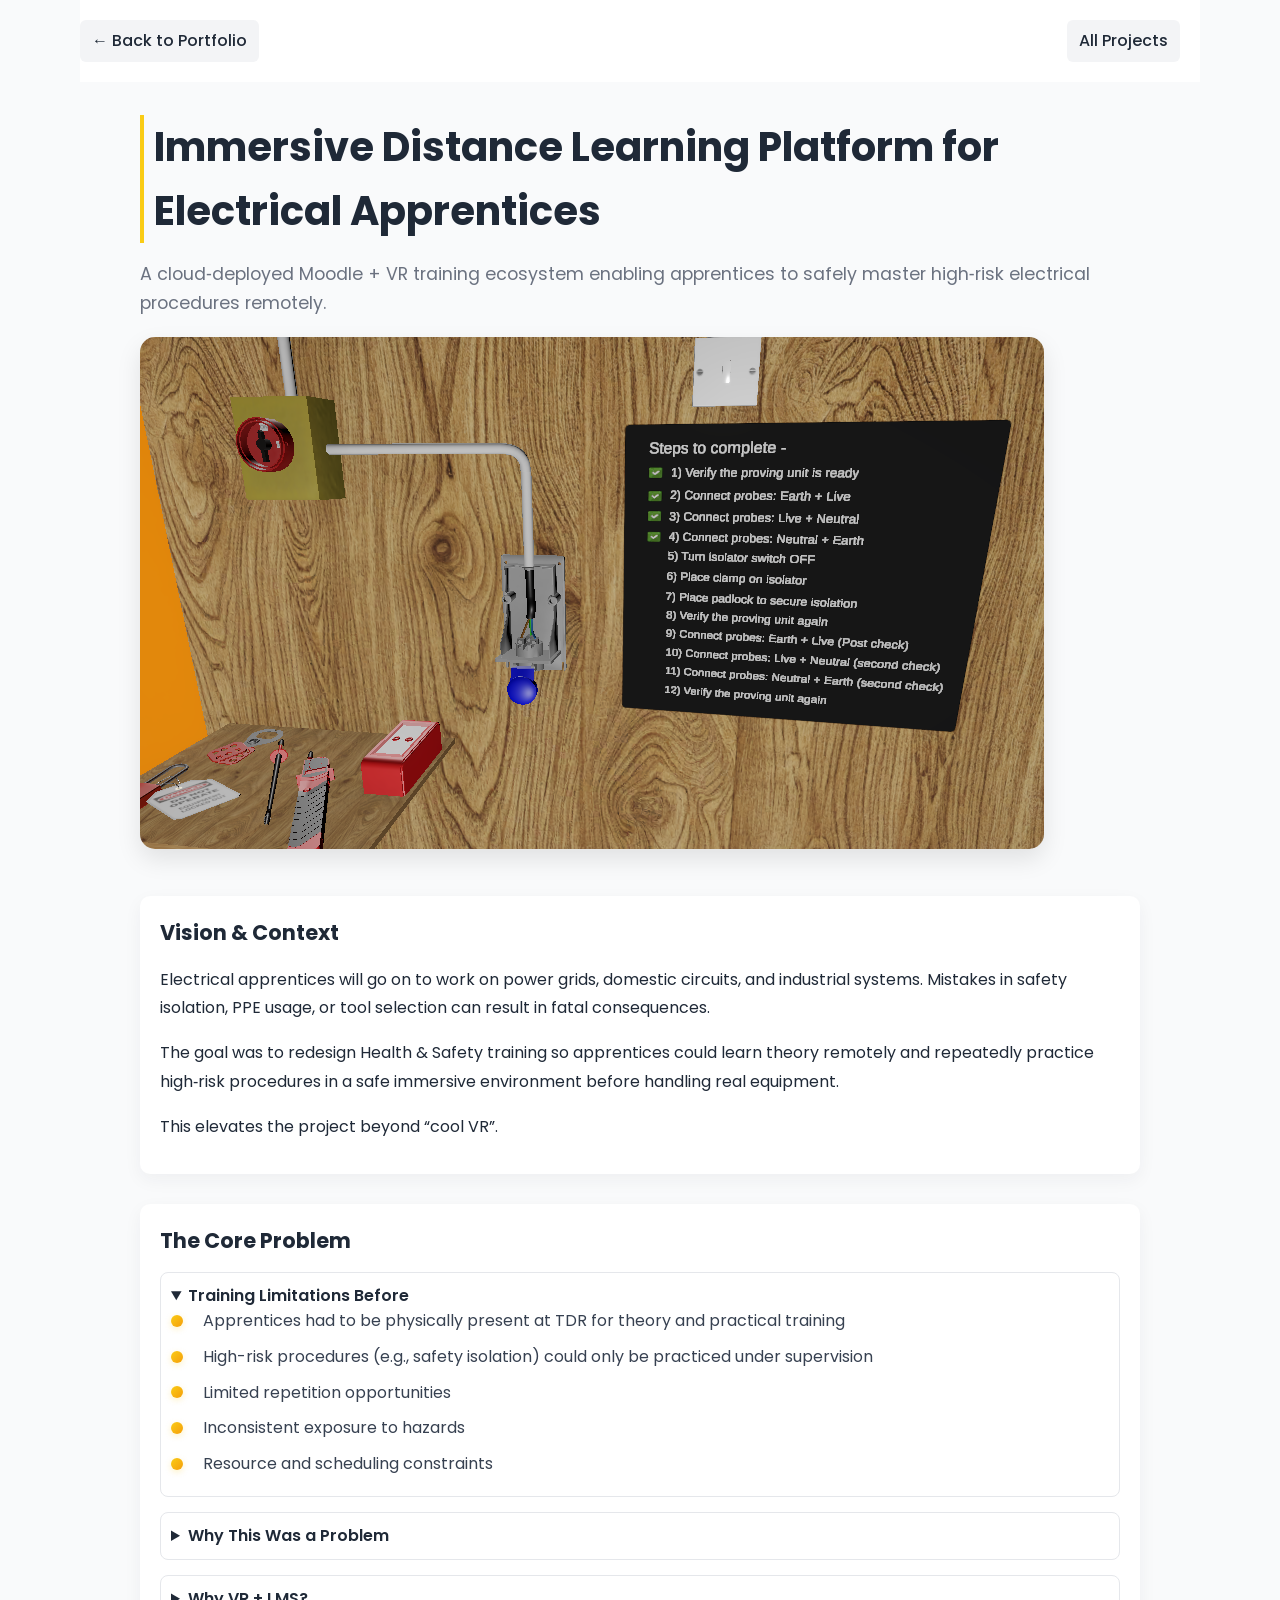
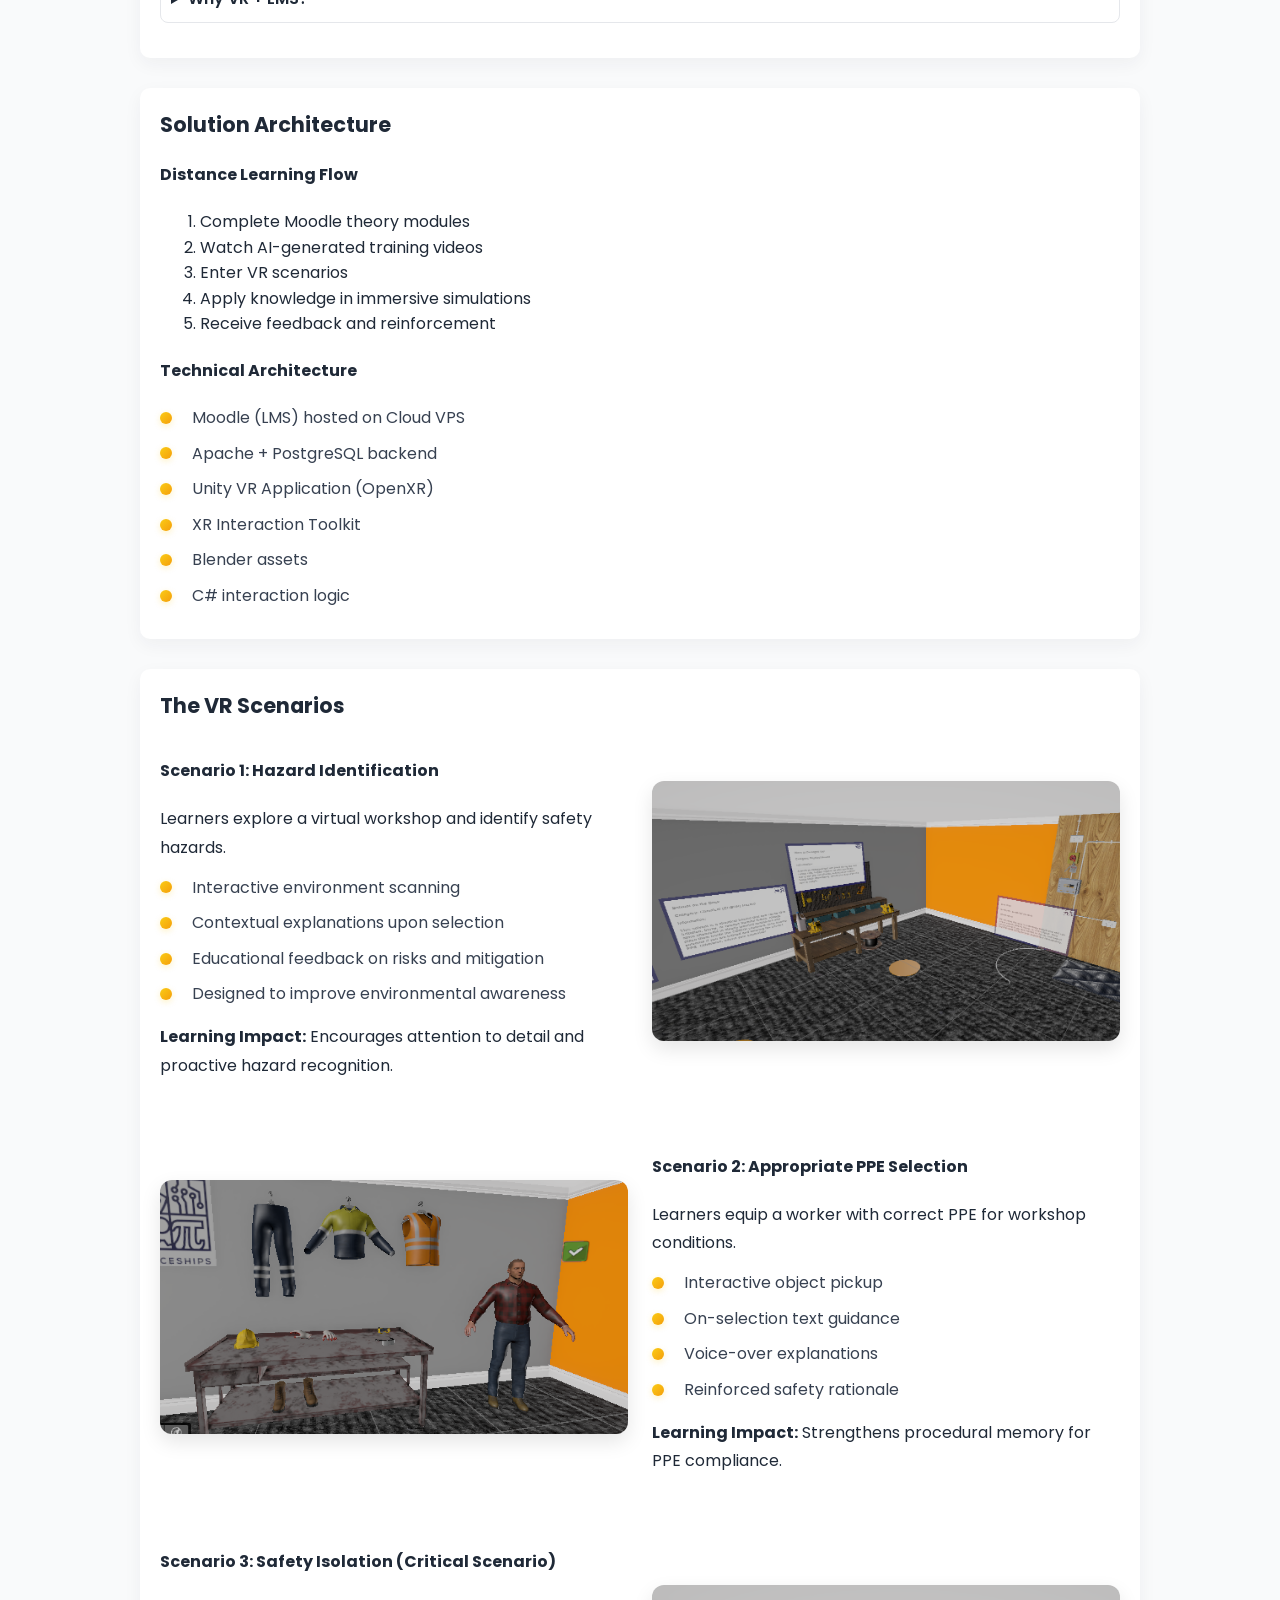
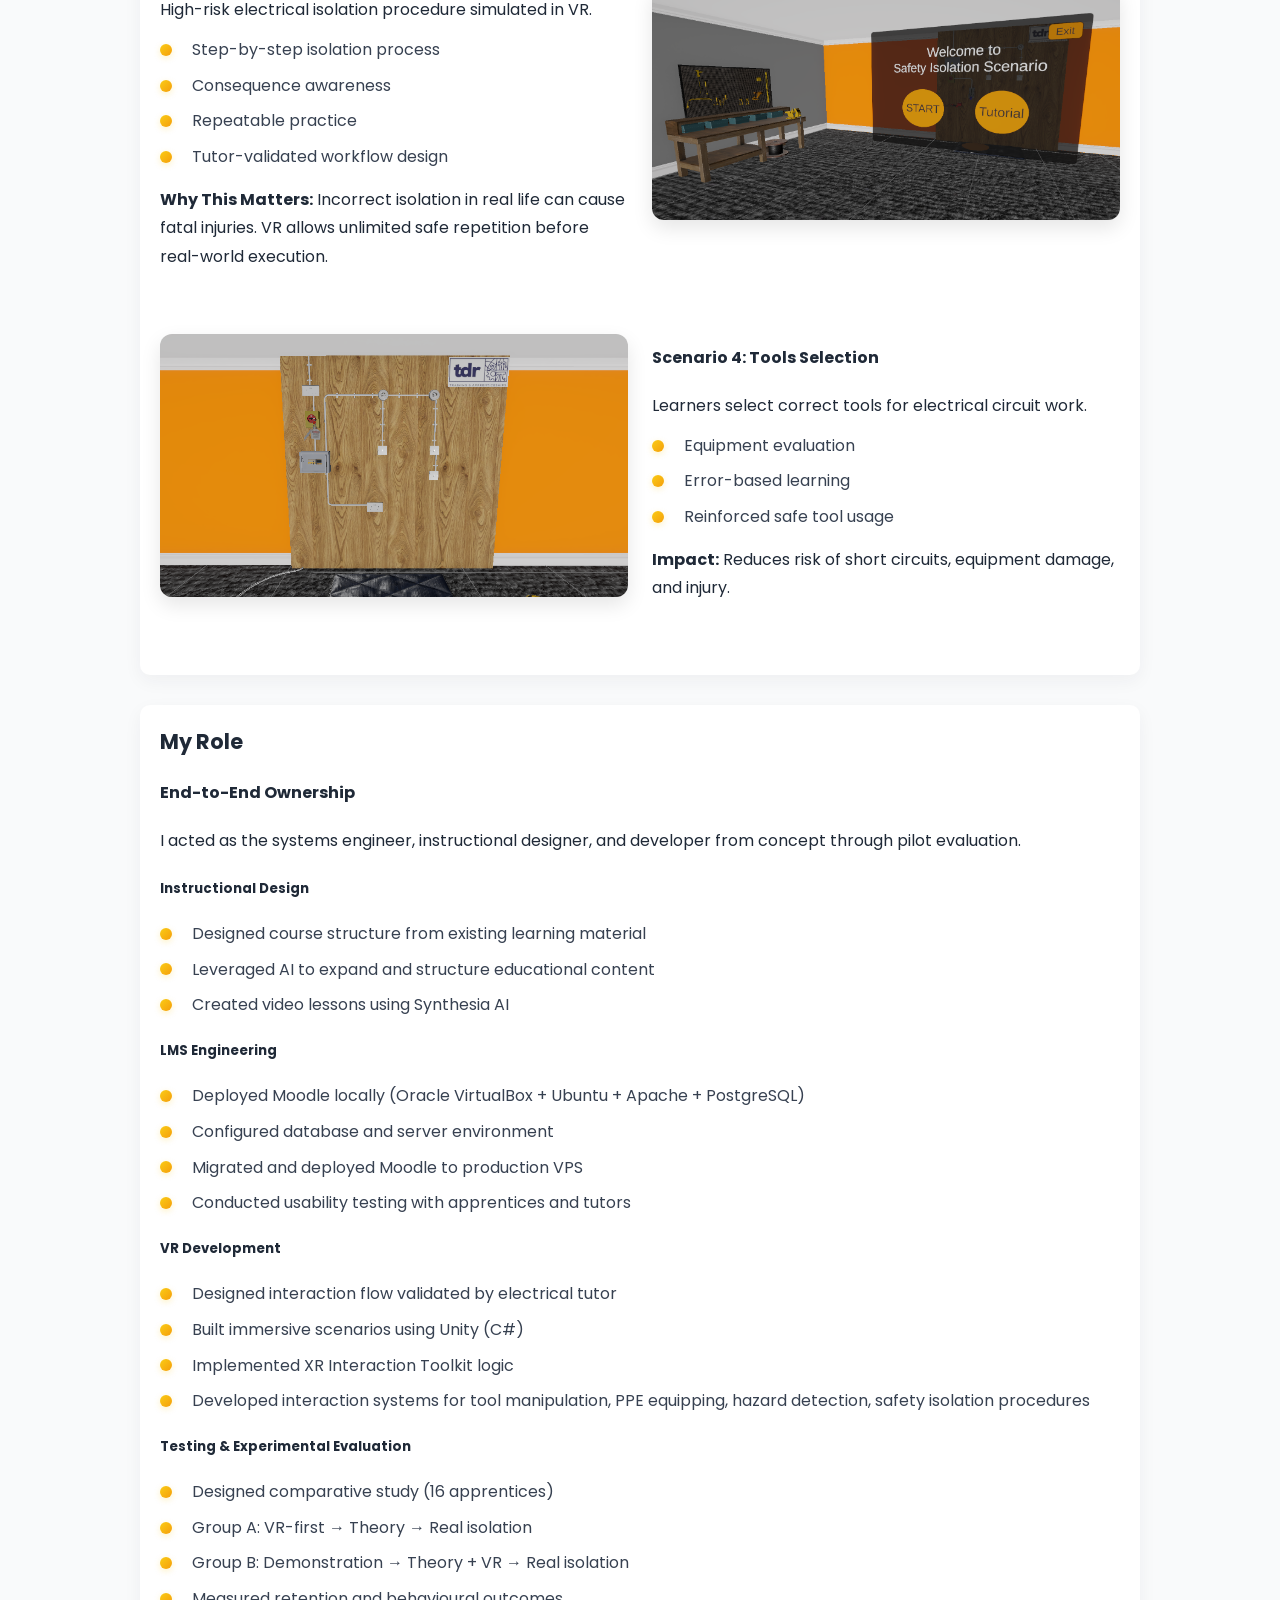
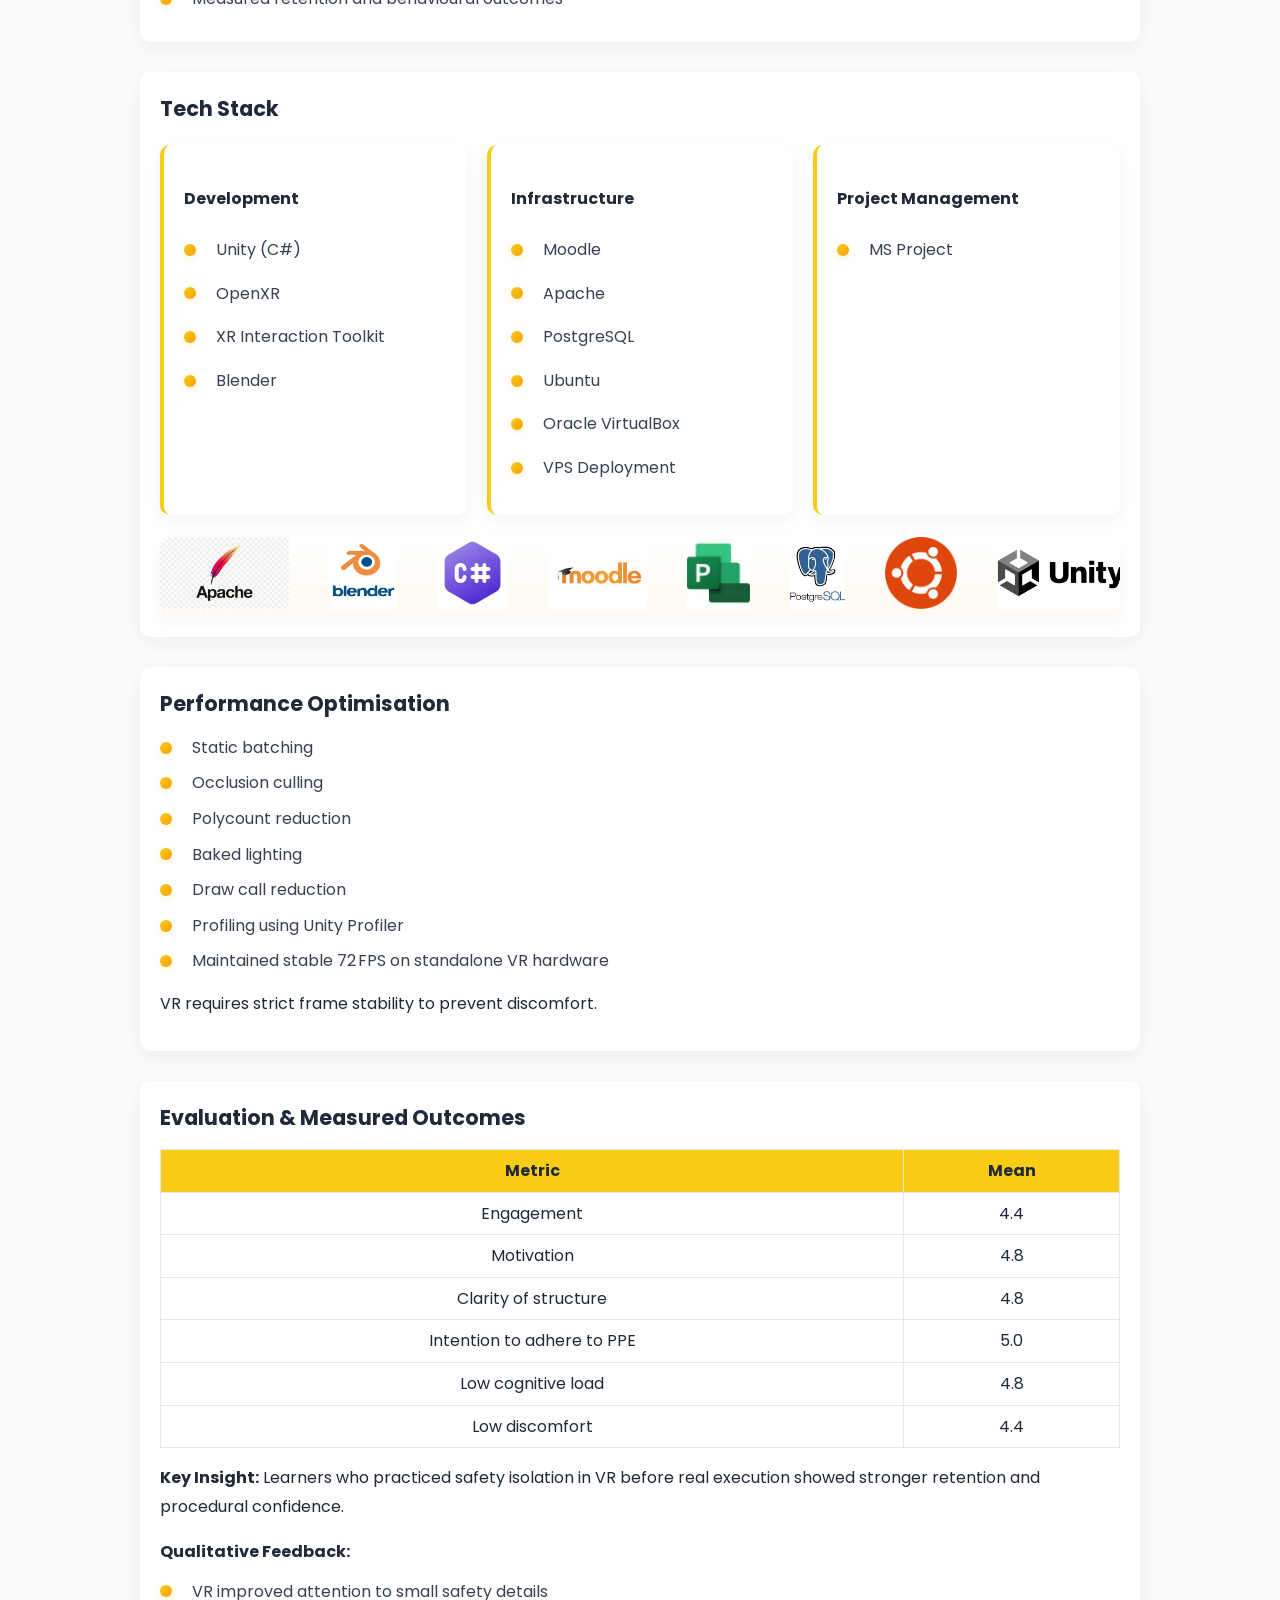
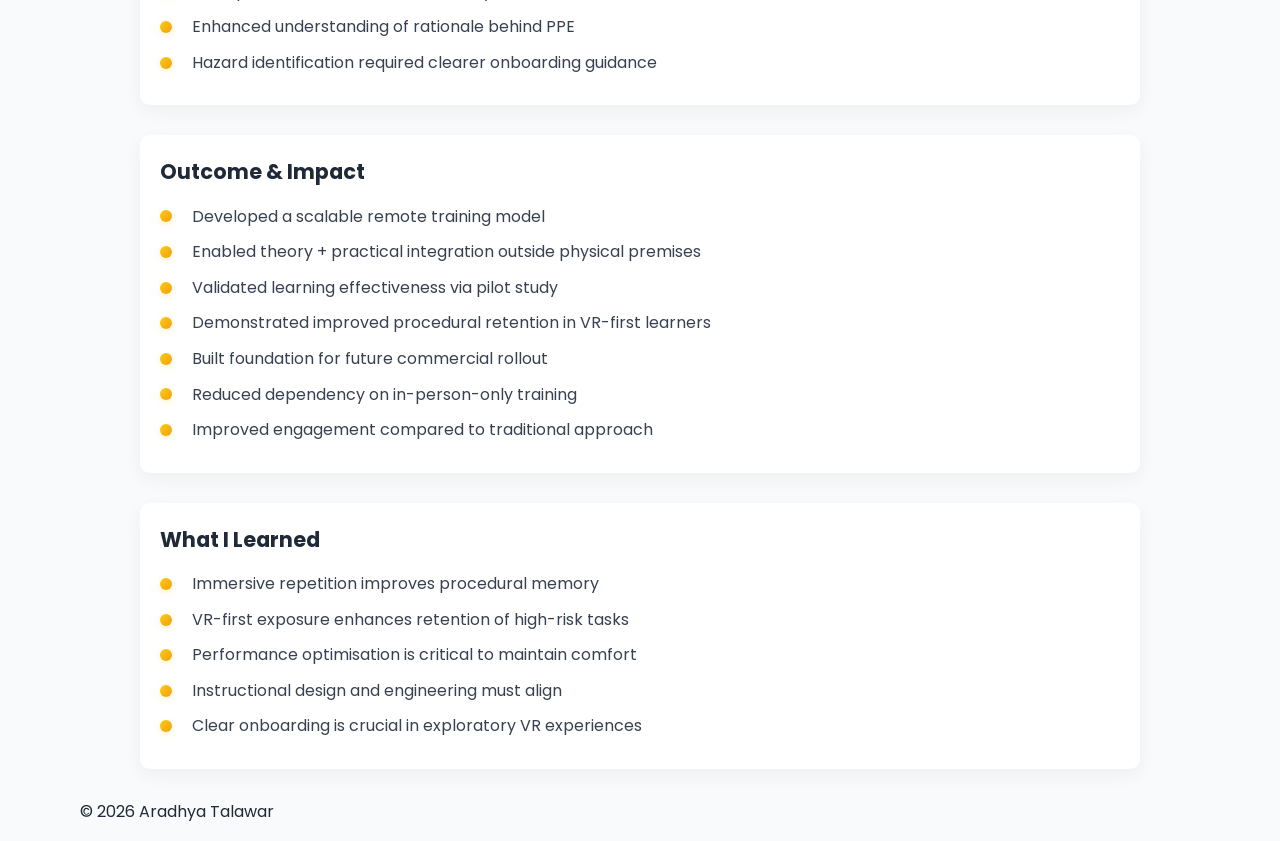
<file: projects/vr-training-simulator.html>
<!DOCTYPE html>
<html lang="en">
<head>
  <meta charset="UTF-8">
  <meta name="viewport" content="width=device-width, initial-scale=1.0">
  <title>VR Training Simulator | Aradhya Talawar</title>
  <link rel="stylesheet" href="../css/style.css">
  <link href="https://fonts.googleapis.com/css2?family=Poppins:wght@300;500;700&display=swap" rel="stylesheet">
</head>
<body>

  <div class="hero-small">
    <nav>
      <a href="../index.html">← Back to Portfolio</a>
      <a href="../index.html#projects">All Projects</a>
    </nav>
  </div>

  <main class="project-detail">
    <section class="project-header">
      <h1>Immersive Distance Learning Platform for Electrical Apprentices</h1>
      <p class="project-tagline">A cloud‑deployed Moodle + VR training ecosystem enabling apprentices to safely master high‑risk electrical procedures remotely.</p>
      
      <img src="../images/electrical.png" alt="VR Training Simulator Hero" class="project-hero-img">
    </section>

    <!-- Vision & Context -->
    <section id="vision-context" class="info-block">
      <h3>Vision &amp; Context</h3>
      <p>Electrical apprentices will go on to work on power grids, domestic circuits, and industrial systems. Mistakes in safety isolation, PPE usage, or tool selection can result in fatal consequences.</p>
      <p>The goal was to redesign Health &amp; Safety training so apprentices could learn theory remotely and repeatedly practice high‑risk procedures in a safe immersive environment before handling real equipment.</p>
      <p>This elevates the project beyond “cool VR”.</p>
    </section>

    <!-- Core Problem -->
    <section id="core-problem" class="info-block">
      <h3>The Core Problem</h3>
      <div class="accordion">
        <details open>
          <summary>Training Limitations Before</summary>
          <ul>
            <li>Apprentices had to be physically present at TDR for theory and practical training</li>
            <li>High-risk procedures (e.g., safety isolation) could only be practiced under supervision</li>
            <li>Limited repetition opportunities</li>
            <li>Inconsistent exposure to hazards</li>
            <li>Resource and scheduling constraints</li>
          </ul>
        </details>
        <details>
          <summary>Why This Was a Problem</summary>
          <ul>
            <li>Safety-critical industry</li>
            <li>Limited hands-on practice before real equipment exposure</li>
            <li>Scalability constraints for distance learners</li>
          </ul>
        </details>
        <details>
          <summary>Why VR + LMS?</summary>
          <ul>
            <li>Moodle for structured theory delivery</li>
            <li>VR for safe, repeatable, immersive practice</li>
            <li>Cloud deployment for remote accessibility</li>
          </ul>
        </details>
      </div>
    </section>

    <!-- Solution Architecture -->
    <section id="solution-architecture" class="info-block">
      <h3>Solution Architecture</h3>
      <h4>Distance Learning Flow</h4>
      <ol>
        <li>Complete Moodle theory modules</li>
        <li>Watch AI-generated training videos</li>
        <li>Enter VR scenarios</li>
        <li>Apply knowledge in immersive simulations</li>
        <li>Receive feedback and reinforcement</li>
      </ol>
      <h4>Technical Architecture</h4>
      <ul>
        <li>Moodle (LMS) hosted on Cloud VPS</li>
        <li>Apache + PostgreSQL backend</li>
        <li>Unity VR Application (OpenXR)</li>
        <li>XR Interaction Toolkit</li>
        <li>Blender assets</li>
        <li>C# interaction logic</li>
      </ul>
      
    </section>

    <!-- VR Scenarios -->
    <section id="vr-scenarios" class="info-block">
      <h3>The VR Scenarios</h3>
      <article class="scenario">
        <div class="scenario-text">
          <h4>Scenario 1: Hazard Identification</h4>
          <p>Learners explore a virtual workshop and identify safety hazards.</p>
          <ul>
            <li>Interactive environment scanning</li>
            <li>Contextual explanations upon selection</li>
            <li>Educational feedback on risks and mitigation</li>
            <li>Designed to improve environmental awareness</li>
          </ul>
          <p><strong>Learning Impact:</strong> Encourages attention to detail and proactive hazard recognition.</p>
        </div>
        <div class="scenario-img">
          <img src="../images/scenario1.png" alt="Hazard identification view" class="interactive-img">
        </div>
      </article>
      <article class="scenario reverse">
        <div class="scenario-text">
          <h4>Scenario 2: Appropriate PPE Selection</h4>
          <p>Learners equip a worker with correct PPE for workshop conditions.</p>
          <ul>
            <li>Interactive object pickup</li>
            <li>On-selection text guidance</li>
            <li>Voice-over explanations</li>
            <li>Reinforced safety rationale</li>
          </ul>
          <p><strong>Learning Impact:</strong> Strengthens procedural memory for PPE compliance.</p>
        </div>
        <div class="scenario-img">
          <img src="../images/scenario2.png" alt="PPE selection view" class="interactive-img">
        </div>
      </article>
      <article class="scenario">
        <div class="scenario-text">
          <h4>Scenario 3: Safety Isolation (Critical Scenario)</h4>
          <p>High-risk electrical isolation procedure simulated in VR.</p>
          <ul>
            <li>Step-by-step isolation process</li>
            <li>Consequence awareness</li>
            <li>Repeatable practice</li>
            <li>Tutor-validated workflow design</li>
          </ul>
          <p><strong>Why This Matters:</strong> Incorrect isolation in real life can cause fatal injuries. VR allows unlimited safe repetition before real-world execution.</p>
        </div>
        <div class="scenario-img">
          <img src="../images/scenario3.png" alt="Safety isolation view" class="interactive-img">
        </div>
      </article>
      <article class="scenario reverse">
        <div class="scenario-text">
          <h4>Scenario 4: Tools Selection</h4>
          <p>Learners select correct tools for electrical circuit work.</p>
          <ul>
            <li>Equipment evaluation</li>
            <li>Error-based learning</li>
            <li>Reinforced safe tool usage</li>
          </ul>
          <p><strong>Impact:</strong> Reduces risk of short circuits, equipment damage, and injury.</p>
        </div>
        <div class="scenario-img">
          <img src="../images/scenario4.png" alt="Tools selection view" class="interactive-img">
        </div>
      </article>
    </section>

    <!-- My Role -->
    <section id="my-role" class="info-block">
      <h3>My Role</h3>
      <h4>End-to-End Ownership</h4>
      <p>I acted as the systems engineer, instructional designer, and developer from concept through pilot evaluation.</p>
      <h5>Instructional Design</h5>
      <ul>
        <li>Designed course structure from existing learning material</li>
        <li>Leveraged AI to expand and structure educational content</li>
        <li>Created video lessons using Synthesia AI</li>
      </ul>
      <h5>LMS Engineering</h5>
      <ul>
        <li>Deployed Moodle locally (Oracle VirtualBox + Ubuntu + Apache + PostgreSQL)</li>
        <li>Configured database and server environment</li>
        <li>Migrated and deployed Moodle to production VPS</li>
        <li>Conducted usability testing with apprentices and tutors</li>
      </ul>
      <h5>VR Development</h5>
      <ul>
        <li>Designed interaction flow validated by electrical tutor</li>
        <li>Built immersive scenarios using Unity (C#)</li>
        <li>Implemented XR Interaction Toolkit logic</li>
        <li>Developed interaction systems for tool manipulation, PPE equipping, hazard detection, safety isolation procedures</li>
      </ul>
      <h5>Testing &amp; Experimental Evaluation</h5>
      <ul>
        <li>Designed comparative study (16 apprentices)</li>
        <li>Group A: VR-first → Theory → Real isolation</li>
        <li>Group B: Demonstration → Theory + VR → Real isolation</li>
        <li>Measured retention and behavioural outcomes</li>
      </ul>
    </section>

        <!-- Tech Stack Footer -->
    <section id="tech-stack-footer" class="info-block tech-stack-footer">
      <h3>Tech Stack</h3>
      <div class="tech-grid">
        <div class="tech-card">
          <h4>Development</h4>
          <ul>
            <li>Unity (C#)</li>
            <li>OpenXR</li>
            <li>XR Interaction Toolkit</li>
            <li>Blender</li>
          </ul>
        </div>
        <div class="tech-card">
          <h4>Infrastructure</h4>
          <ul>
            <li>Moodle</li>
            <li>Apache</li>
            <li>PostgreSQL</li>
            <li>Ubuntu</li>
            <li>Oracle VirtualBox</li>
            <li>VPS Deployment</li>
          </ul>
        </div>
        <div class="tech-card">
          <h4>Project Management</h4>
          <ul>
            <li>MS Project</li>
          </ul>
        </div>
      </div>
      <!-- Logos display: marquee (desktop) + two-line grid (mobile / reduced motion) -->
      <div class="tech-logos">
        <div class="logo-marquee" aria-hidden="true">
          <div class="marquee-track">
            <div class="logo-item"><img src="../images/logos/apache.webp" alt="Apache"></div>
            <div class="logo-item"><img src="../images/logos/blender.webp" alt="Blender"></div>
            <div class="logo-item"><img src="../images/logos/c%23.webp" alt="C#"></div>
            <div class="logo-item"><img src="../images/logos/moodle.webp" alt="Moodle"></div>
            <div class="logo-item"><img src="../images/logos/msproject.webp" alt="MS Project"></div>
            <div class="logo-item"><img src="../images/logos/postgres.webp" alt="PostgreSQL"></div>
            <div class="logo-item"><img src="../images/logos/ubuntu.png" alt="Ubuntu"></div>
            <div class="logo-item"><img src="../images/logos/unity.webp" alt="Unity"></div>
            <div class="logo-item"><img src="../images/logos/virtualbox.webp" alt="VirtualBox"></div>

            <!-- repeat for seamless loop -->
            
          </div>
        </div>

        <div class="logo-grid" aria-hidden="false">
          <div class="logo-row">
            <img src="../images/logos/apache.webp" alt="Apache">
            <img src="../images/logos/blender.webp" alt="Blender">
            <img src="../images/logos/c%23.webp" alt="C#">
            <img src="../images/logos/moodle.webp" alt="Moodle">
            <img src="../images/logos/msproject.webp" alt="MS Project">
          </div>
          <div class="logo-row">
            <img src="../images/logos/postgres.webp" alt="PostgreSQL">
            <img src="../images/logos/ubuntu.png" alt="Ubuntu">
            <img src="../images/logos/unity.webp" alt="Unity">
            <img src="../images/logos/virtualbox.webp" alt="VirtualBox">
          </div>
        </div>
      </div>
      <!-- Sequential carousel (one logo at a time) for company-style loop -->
      <div class="logo-carousel" aria-live="polite" aria-label="Technologies used">
        <div class="carousel-track"></div>
      </div>
    </section>

    <!-- Performance Optimisation -->
    <section id="performance" class="info-block">
      <h3>Performance Optimisation</h3>
      <ul>
        <li>Static batching</li>
        <li>Occlusion culling</li>
        <li>Polycount reduction</li>
        <li>Baked lighting</li>
        <li>Draw call reduction</li>
        <li>Profiling using Unity Profiler</li>
        <li>Maintained stable 72 FPS on standalone VR hardware</li>
      </ul>
      <p>VR requires strict frame stability to prevent discomfort.</p>
    </section>

    <!-- Evaluation & Measured Outcomes -->
    <section id="evaluation" class="info-block">
      <h3>Evaluation &amp; Measured Outcomes</h3>
      <table class="result-table">
        <thead>
          <tr><th>Metric</th><th>Mean</th></tr>
        </thead>
        <tbody>
          <tr><td>Engagement</td><td>4.4</td></tr>
          <tr><td>Motivation</td><td>4.8</td></tr>
          <tr><td>Clarity of structure</td><td>4.8</td></tr>
          <tr><td>Intention to adhere to PPE</td><td>5.0</td></tr>
          <tr><td>Low cognitive load</td><td>4.8</td></tr>
          <tr><td>Low discomfort</td><td>4.4</td></tr>
        </tbody>
      </table>
      <p><strong>Key Insight:</strong> Learners who practiced safety isolation in VR before real execution showed stronger retention and procedural confidence.</p>
      <p><strong>Qualitative Feedback:</strong></p>
      <ul>
        <li>VR improved attention to small safety details</li>
        <li>Enhanced understanding of rationale behind PPE</li>
        <li>Hazard identification required clearer onboarding guidance</li>
      </ul>
    </section>

    <!-- Outcome & Impact -->
    <section id="outcome-impact" class="info-block">
      <h3>Outcome &amp; Impact</h3>
      <ul>
        <li>Developed a scalable remote training model</li>
        <li>Enabled theory + practical integration outside physical premises</li>
        <li>Validated learning effectiveness via pilot study</li>
        <li>Demonstrated improved procedural retention in VR-first learners</li>
        <li>Built foundation for future commercial rollout</li>
        <li>Reduced dependency on in-person-only training</li>
        <li>Improved engagement compared to traditional approach</li>
      </ul>
    </section>

    <!-- What I Learned -->
    <section id="lessons" class="info-block">
      <h3>What I Learned</h3>
      <ul>
        <li>Immersive repetition improves procedural memory</li>
        <li>VR-first exposure enhances retention of high-risk tasks</li>
        <li>Performance optimisation is critical to maintain comfort</li>
        <li>Instructional design and engineering must align</li>
        <li>Clear onboarding is crucial in exploratory VR experiences</li>
      </ul>
    </section>



  </main>

  <footer>
    <p>© 2026 Aradhya Talawar</p>
  </footer>

  <script>
    // no‑op: native details/summary used for collapsible sections
  </script>
  <script>
    // Build sliding carousel using CSS animation only.
    (function(){
      try {
        const srcs = Array.from(document.querySelectorAll('.logo-item img'))
          .map(i=>i.getAttribute('src'))
          .filter(Boolean);
        if (!srcs.length) return;
        document.body.classList.add('js-logo-carousel');
        const carousel = document.querySelector('.logo-carousel');
        const track = carousel.querySelector('.carousel-track');
        // append two copies for seamless loop
        srcs.concat(srcs).forEach(src=>{
          const img=document.createElement('img');
          img.src=src;
          img.alt=src.split('/').pop().split('.')[0];
          track.appendChild(img);
        });
      } catch(e){ console.warn('carousel init failed',e); }
    })();
  </script>
  </body>
</html>
</file>
<file: css/style.css>
body {
  margin: 0;
  font-family: 'Poppins', sans-serif;
  background-color: #f9fafb;
  color: #1f2937;
  line-height: 1.6;
  padding: 0 80px;
}

/* Hero Section */
.hero {
  text-align: center;
  padding: 100px 20px;
  background: linear-gradient(to bottom, #ffffff, #f9fafb);
}

.hero h1 {
  font-size: 3.5rem;
  margin-bottom: 20px;
}

.hero p {
  font-size: 1.2rem;
  color: #6b7280;
}

/* Navigation */
nav {
  position: sticky;
  top: 0;
  background: white;
  padding: 15px 30px;
  border-bottom: 1px solid #e5e7eb;
  display: flex;
  align-items: center;
  justify-content: space-between;
}

nav .logo {
  margin: 0;
  font-size: 1.6rem;
  font-weight: 700;
  color: #1f2937;
}

nav .nav-links {
  font-size: 1.2rem;
  display: flex;
  gap: 30px;
}

nav a {
  color: #1f2937;
  text-decoration: none;
  font-weight: 500;
  transition: color 0.3s ease;
}

nav a:hover {
  color: #facc15;
}

/* Section Headings */
h2 {
  border-left: 4px solid #facc15;
  padding-left: 10px;
  margin-bottom: 20px;
}

/* Cards */
.card {
  background: white;
  padding: 25px;
  border-radius: 12px;
  margin-top: 20px;
  box-shadow: 0 10px 25px rgba(0, 0, 0, 0.05);
  transition: all 0.3s ease;
}

.card:hover {
  transform: translateY(-6px);
  box-shadow: 0 15px 35px rgba(250, 204, 21, 0.2);
}

/* Buttons */
.btn {
  padding: 12px 25px;
  border-radius: 30px;
  text-decoration: none;
  font-weight: 600;
  margin: 0 10px;
  transition: all 0.3s ease;
}

.primary {
  background-color: #facc15;
  color: #1f2937;
}

.primary:hover {
  background-color: #eab308;
}

.secondary {
  border: 2px solid #facc15;
  color: #facc15;
}

.secondary:hover {
  background-color: #facc15;
  color: #1f2937;
}

/* Projects Grid Layout */
.projects-grid {
  display: grid;
  grid-template-columns: repeat(2, 1fr);
  gap: 48px;
  margin-top: 30px;
}

/* Individual Project Card */
.project-card {
  position: relative;
  height: 280px;
  border-radius: 15px;
  background-size: cover;
  background-position: center;
  overflow: hidden;
  display: flex;
  align-items: flex-end;
  transition: transform 0.3s ease;
}

.project-card:hover {
  transform: translateY(-6px);
}

/* Dark overlay for readability */
.overlay {
  width: 100%;
  padding: 20px;
  background: linear-gradient(to top, rgba(0,0,0,0.7), rgba(0,0,0,0.2));
  color: white;
}

/* GitHub Button */
.project-btn {
  display: inline-block;
  margin-top: 10px;
  padding: 8px 15px;
  background-color: #facc15;  /* your yellow accent */
  color: #1f2937;
  text-decoration: none;
  border-radius: 20px;
  font-weight: 600;
  transition: background 0.3s ease;
}

.project-btn:hover {
  background-color: #eab308;
}

/* About Me Section */
.about-container {
  display: flex;
  align-items: center;
  gap: 40px; /* space between text and photo */
  flex-wrap: wrap; /* makes it responsive on small screens */
  margin-top: 30px;
}

.about-text {
  flex: 1; /* text takes up available space */
  min-width: 280px; /* prevents it from shrinking too much */
}

.about-text p {
  margin-bottom: 15px;
  line-height: 1.7;
}

.about-photo {
  flex: 1;
  min-width: 200px;
  text-align: center; /* center image on small screens */
}

.about-photo img {
  max-width: 100%;
  border-radius: 15px; /* smooth corners */
  box-shadow: 0 10px 25px rgba(0,0,0,0.1); /* subtle shadow */
}

/* Responsive for smaller screens */
@media (max-width: 900px) {
  .projects-grid {
    grid-template-columns: 1fr 1fr;
  }
}

@media (max-width: 600px) {
  .projects-grid {
    grid-template-columns: 1fr;
  }
}

/* Skills (simple, stylized list) */
.skills {
  margin-top: 24px;
}
.skills-list {
  list-style: none;
  padding: 0;
  margin-top: 12px;
  display: grid;
  grid-template-columns: 1fr 1fr;
  gap: 12px 20px;
}
.skills-list li {
  display: flex;
  align-items: center;
  gap: 12px;
  padding: 12px;
  border-radius: 10px;
  background: linear-gradient(180deg, #ffffff, #fffdf6);
  box-shadow: 0 6px 18px rgba(31,41,55,0.05);
  border-left: 4px solid #facc15;
}
.skill-pill {
  display: inline-block;
  min-width: 110px;
  padding: 8px 12px;
  border-radius: 999px;
  background: #fef3c7;
  color: #92400e;
  font-weight: 700;
  text-align: center;
}
.skill-meta {
  color: #6b7280;
  font-size: 0.95rem;
}

@media (max-width: 900px) {
  .skills-list {
    grid-template-columns: 1fr;
  }
}

/* Categorized chips layout */
.skills-categories {
  display: grid;
  grid-template-columns: repeat(3, 1fr);
  gap: 14px;
  margin-top: 12px;
}
.skill-category {
  background: linear-gradient(180deg, #ffffff, #fffaf0);
  padding: 15px;
  border-radius: 10px;
  box-shadow: 0 6px 18px rgba(31,41,55,0.04);
  border-left: 4px solid #facc15;
  text-align: center;
}
.skill-category h4 {
  margin: 0 0 8px 0;
  font-size: 1rem;
  color: #1f2937;
}
.skill-chips {
  display: flex;
  flex-wrap: wrap;
  gap: 8px 8px;
}
.chip {
  display: inline-block;
  padding: 6px 10px;
  background: #fff7ed;
  color: #92400e;
  font-weight: 600;
  border-radius: 999px;
  font-size: 0.85rem;
  box-shadow: 0 4px 10px rgba(31,41,55,0.03);
}

@media (max-width: 900px) {
  .skills-categories {
    grid-template-columns: 1fr;
  }
}

/* Project Detail Pages */
.hero-small {
  text-align: left;
  padding: 20px 0;
  background: white;
}

/* Quick Info Bar for project specifics */
.quick-info {
  display: flex;
  flex-wrap: wrap;
  gap: 10px 20px;
  font-size: 0.95rem;
  color: #4b5563;
  margin-top: 10px;
}
.quick-info span::before {
  content: "• ";
  color: #facc15;
}

/* Accordion style for collapsible sections (using details/summary) */
.accordion details {
  margin-bottom: 15px;
  border: 1px solid #e5e7eb;
  border-radius: 8px;
  padding: 10px;
  background: white;
}
.accordion summary {
  font-weight: 600;
  cursor: pointer;
  outline: none;
}

/* Tables for results and metrics */
.result-table {
  width: 100%;
  border-collapse: collapse;
  margin-top: 10px;
}
.result-table th,
.result-table td {
  border: 1px solid #e5e7eb;
  padding: 8px;
  text-align: center;
}
.result-table th {
  background: #facc15;
  color: #1f2937;
}

/* Interactive images hover effect */
.interactive-img {
  max-width: 100%;
  border-radius: 12px;
  box-shadow: 0 8px 20px rgba(0,0,0,0.1);
  transition: transform 0.3s ease;
}
.interactive-img:hover {
  transform: scale(1.02);
}

/* Scenario layout grid with alternating order */
.scenario {
  display: grid;
  grid-template-columns: 1fr 1fr;
  gap: 24px;
  align-items: center;
  margin-bottom: 40px;
}
.scenario.reverse {
  direction: rtl; /* flip the order visually */
}
.scenario.reverse .scenario-text,
.scenario.reverse .scenario-img {
  direction: ltr; /* keep text readable */
}

/* Tech stack footer enhancements */
.tech-stack-footer .tech-grid {
  display: grid;
  grid-template-columns: repeat(auto-fit, minmax(200px, 1fr));
  gap: 20px;
  margin-top: 20px;
}
.tech-stack-footer .tech-card {
  background: white;
  padding: 20px;
  border-radius: 10px;
  box-shadow: 0 6px 18px rgba(31,41,55,0.05);
  border-left: 4px solid #facc15;
}
.tech-stack-footer ul {
  list-style: none;
  padding: 0;
  margin: 0;
}
.tech-stack-footer li {
  padding: 4px 0;
  color: #4b5563;
}

/* Logo marquee + grid styles */
.tech-logos {
  margin-top: 22px;
}
.logo-marquee {
  overflow: hidden;
  width: 100%;
  border-radius: 10px;
  background: linear-gradient(180deg, #ffffff, #fffaf0);
  padding: 12px 0;
  box-shadow: 0 6px 18px rgba(31,41,55,0.04);
}
.marquee-track {
  display: flex;
  gap: 28px;
  align-items: center;
  width: max-content;
  animation: marquee 22s linear infinite;
}
.logo-item img {
  height: 72px;
  display: block;
  filter: drop-shadow(0 6px 14px rgba(0,0,0,0.08));
}

.logo-grid {
  display: none; /* shown on small screens or reduced motion */
  margin-top: 12px;
}
.logo-row {
  display: flex;
  gap: 18px;
  align-items: center;
  justify-content: flex-start;
  padding: 8px 0;
}
.logo-row img { height: 72px; }

@keyframes marquee {
  0% { transform: translateX(0); }
  100% { transform: translateX(-50%); }
}

/* Accessibility and responsiveness */
@media (max-width: 760px) {
  .logo-marquee { display: none; }
  .logo-grid { display: block; }
  .logo-row img { height: 56px; }
  .logo-item img { height: 56px; }
}

@media (prefers-reduced-motion: reduce) {
  .marquee-track { animation: none; }
  .logo-marquee { display: none; }
  .logo-grid { display: block; }
}

.logo-marquee:hover .marquee-track { animation-play-state: paused; }

/* Sliding carousel (logos scroll in a continuous loop) */
.logo-carousel {
  display: none;
  position: relative;
  height: 80px;
  margin-top: 16px;
  background: linear-gradient(180deg, #ffffff, #fffaf0);
  border-radius: 10px;
  box-shadow: 0 6px 18px rgba(31,41,55,0.04);
  overflow: hidden;
}
.logo-carousel .carousel-track {
  display: flex;
  gap: 40px;
  align-items: center;
  will-change: transform;
  animation: carousel-slide 20s linear infinite;
}
.logo-carousel:hover .carousel-track {
  animation-play-state: paused;
}
.logo-carousel .carousel-track img {
  height: 72px;
  flex-shrink: 0;
}

@keyframes carousel-slide {
  from { transform: translateX(0); }
  to { transform: translateX(-50%); }
}

/* When JS carousel is enabled, hide marquee and show carousel */
.js-logo-carousel .logo-marquee { display: none; }
.js-logo-carousel .logo-carousel { display: block; }

@media (max-width: 760px) {
  .logo-carousel { height: 64px; }
  .logo-carousel .carousel-track img { height: 56px; }
}

.hero-small nav {
  position: relative;
  top: auto;
  background: transparent;
  padding: 0;
  border: none;
}

.hero-small nav a {
  display: inline-block;
  margin-right: 20px;
  padding: 8px 12px;
  background: #f3f4f6;
  border-radius: 6px;
  transition: background 0.3s ease;
}

.hero-small nav a:hover {
  background: #e5e7eb;
  color: #1f2937;
}

/* Contact section styling */
.contact-card {
  background: white;
  padding: 30px;
  border-radius: 12px;
  margin-top: 40px;
  text-align: center;
  box-shadow: 0 10px 25px rgba(0,0,0,0.05);
}
.contact-card p {
  font-size: 1.05rem;
  margin-bottom: 20px;
}
.social-icons {
  display: flex;
  justify-content: center;
  gap: 30px;
}
.social-logo {
  width: 40px;
  height: 40px;
  filter: invert(0.2) grayscale(0.3);
  transition: transform 0.3s ease, filter 0.3s ease;
}
.social-logo:hover {
  transform: scale(1.1);
  filter: invert(0) grayscale(0);
}

.project-detail {
  max-width: 1000px;
  margin: 0 auto;
}

.project-header {
  margin-bottom: 40px;
}

.project-header h1 {
  font-size: 2.5rem;
  margin-bottom: 10px;
  border-left: 4px solid #facc15;
  padding-left: 10px;
}

.project-tagline {
  font-size: 1.1rem;
  color: #6b7280;
  margin-bottom: 20px;
}

.project-hero-img {
  max-width: 100%;
  border-radius: 15px;
  box-shadow: 0 10px 25px rgba(0,0,0,0.1);
}

.project-content {
  margin-top: 40px;
}

.info-block {
  margin-bottom: 30px;
  padding: 20px;
  background: white;
  border-radius: 10px;
  box-shadow: 0 6px 18px rgba(31,41,55,0.05);
}

.info-block h3 {
  font-size: 1.3rem;
  margin-top: 0;
  margin-bottom: 15px;
  color: #1f2937;
}

.info-block p {
  margin-bottom: 12px;
  line-height: 1.8;
}

.tech-stack {
  display: grid;
  grid-template-columns: 1fr 1fr;
  gap: 16px;
}

.tech-category {
  background: #f9fafb;
  padding: 12px;
  border-radius: 8px;
  border-left: 3px solid #facc15;
}

.tech-category h4 {
  margin-top: 0;
  margin-bottom: 8px;
  font-size: 0.95rem;
  color: #1f2937;
}

.tech-category ul {
  list-style: none;
  padding: 0;
  margin: 0;
  font-size: 0.95rem;
}

.tech-category li {
  padding: 4px 0;
  color: #4b5563;
}

.features-list {
  list-style: none;
  padding: 0;
  margin: 0;
}

.features-list li {
  padding: 10px 0;
  line-height: 1.7;
  border-bottom: 1px solid #e5e7eb;
}

.features-list li:last-child {
  border-bottom: none;
}

/* Beautified list bullets used across project detail pages */
.info-block ul,
.features-list,
.tech-card ul {
  list-style: none;
  padding: 0;
  margin: 0;
}
.info-block ul li,
.features-list li,
.tech-card li {
  position: relative;
  padding-left: 32px;
  margin-bottom: 10px;
  color: #374151;
}
.info-block ul li::before,
.features-list li::before,
.tech-card li::before {
  content: "";
  position: absolute;
  left: 0;
  top: 50%;
  transform: translateY(-50%);
  width: 12px;
  height: 12px;
  border-radius: 50%;
  background: linear-gradient(135deg, #facc15, #f59e0b);
  box-shadow: 0 2px 6px rgba(250,204,21,0.25);
}

/* A highlighted list style for key takeaways */
.highlight-list li {
  position: relative;
  padding-left: 36px;
  margin-bottom: 10px;
  color: #1f2937;
  font-weight: 600;
}
.highlight-list li::before {
  content: "✔";
  position: absolute;
  left: 0;
  top: 50%;
  transform: translateY(-50%);
  width: 20px;
  height: 20px;
  display: inline-flex;
  align-items: center;
  justify-content: center;
  border-radius: 4px;
  background: linear-gradient(135deg, #10b981, #059669);
  color: white;
  font-size: 12px;
}

.cta-block {
  background: linear-gradient(135deg, #fffbeb, #fff7ed);
  border-left: 4px solid #facc15;
}

.cta-block .btn {
  margin-top: 12px;
}

@media (max-width: 900px) {
  body {
    padding: 0 20px;
  }

  .project-header h1 {
    font-size: 2rem;
  }

  .tech-stack {
    grid-template-columns: 1fr;
  }
}
</file>
